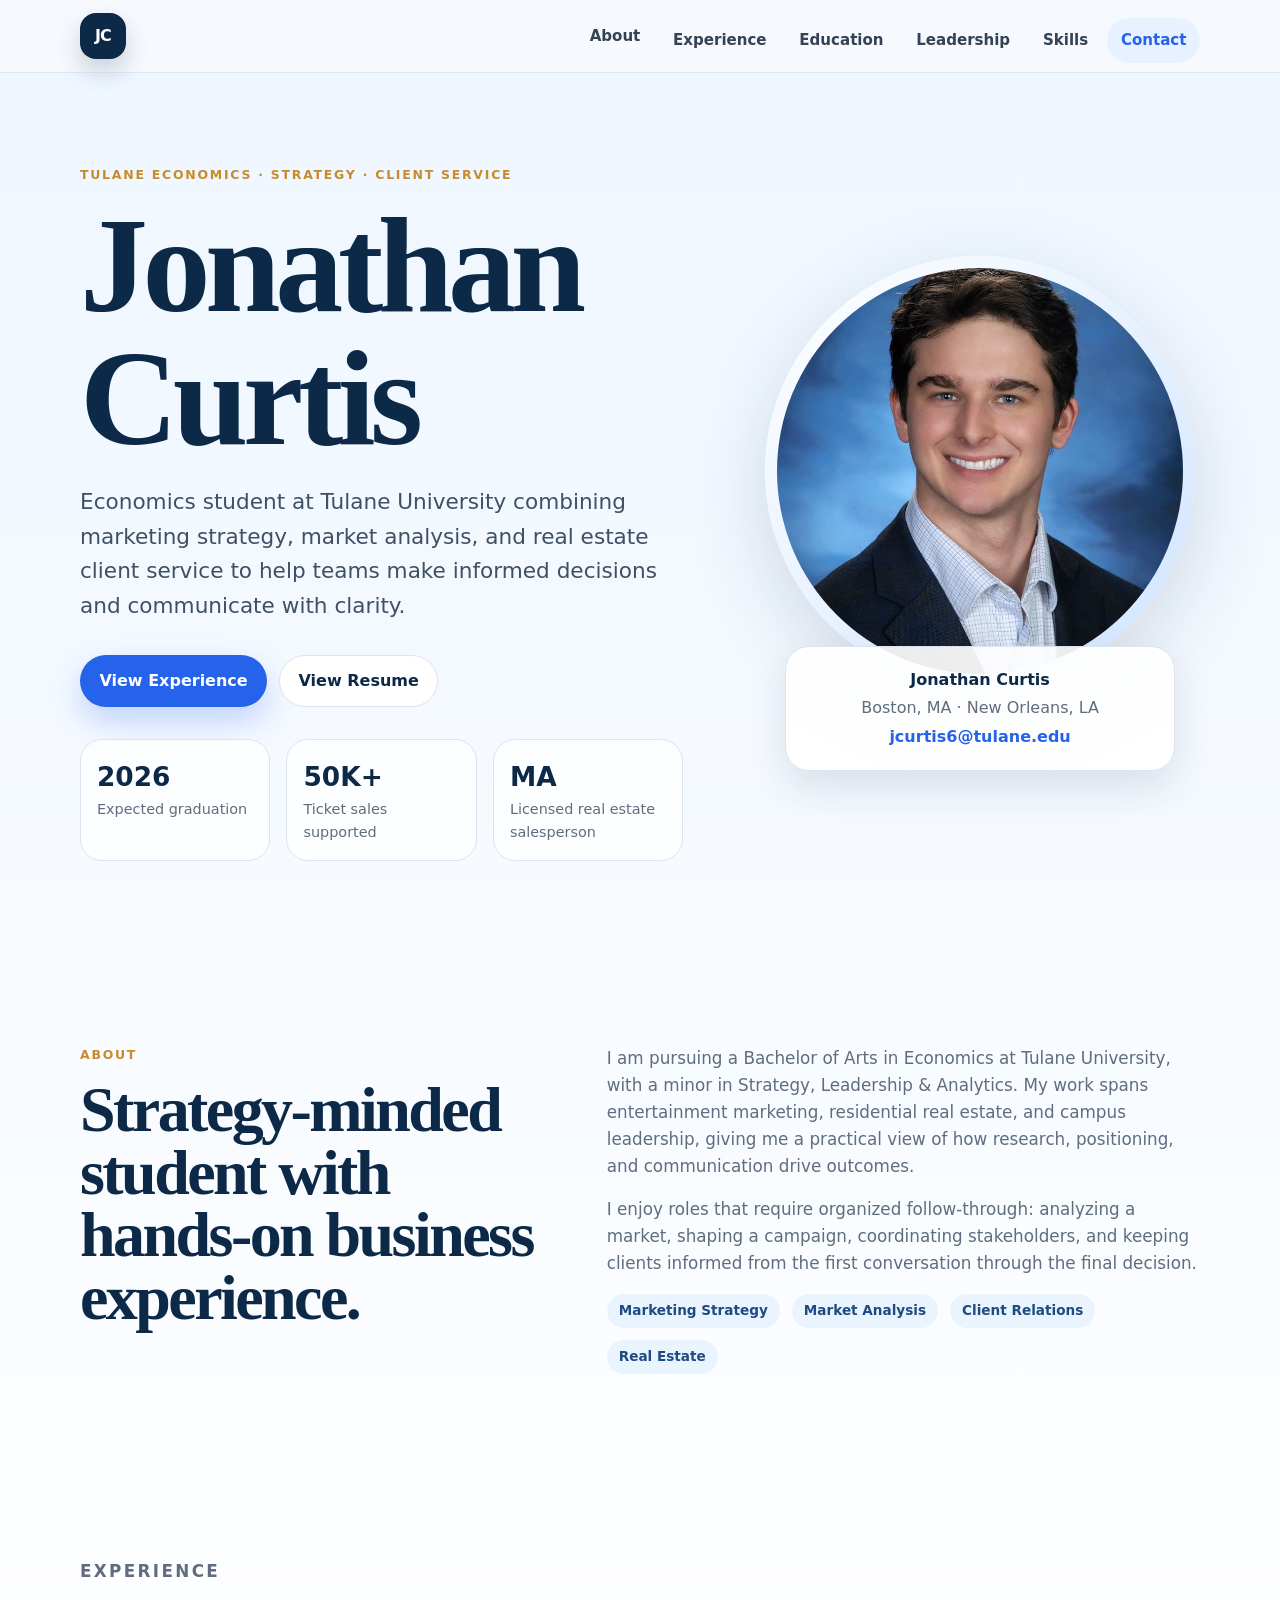
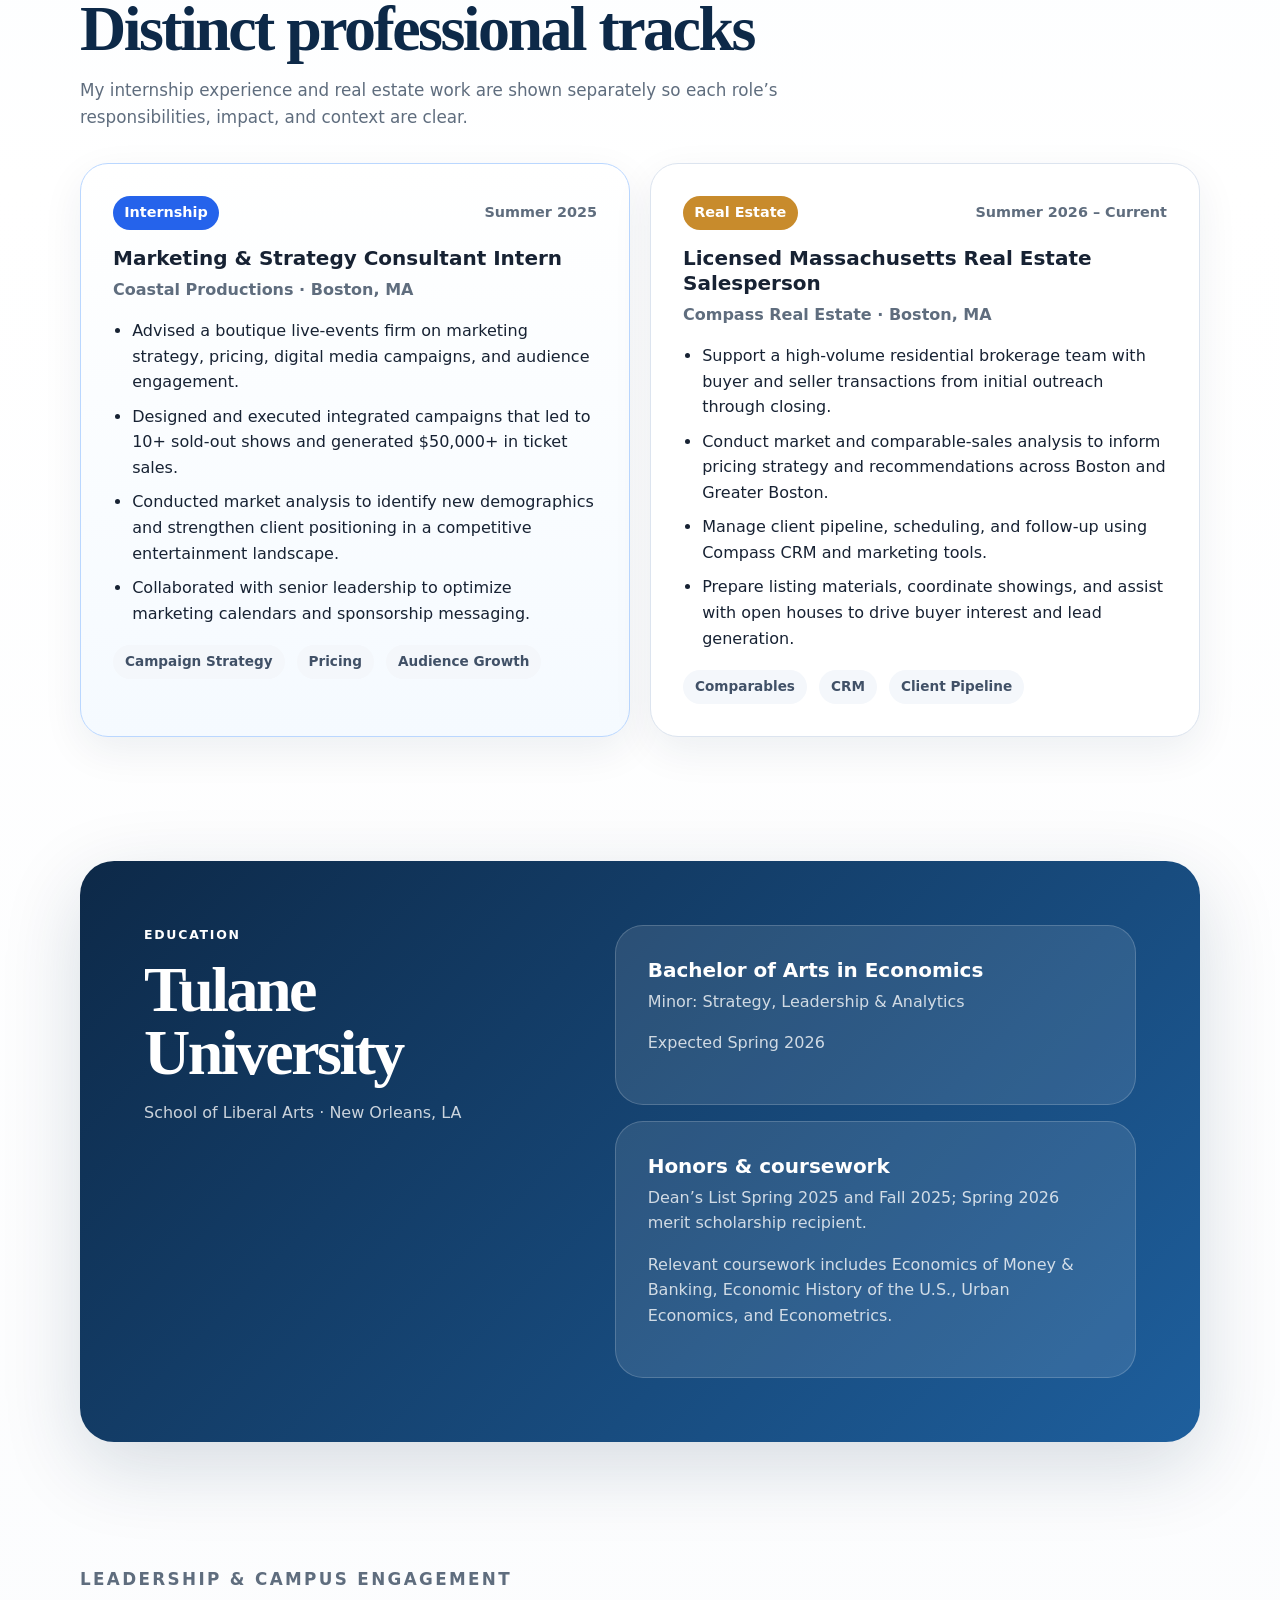
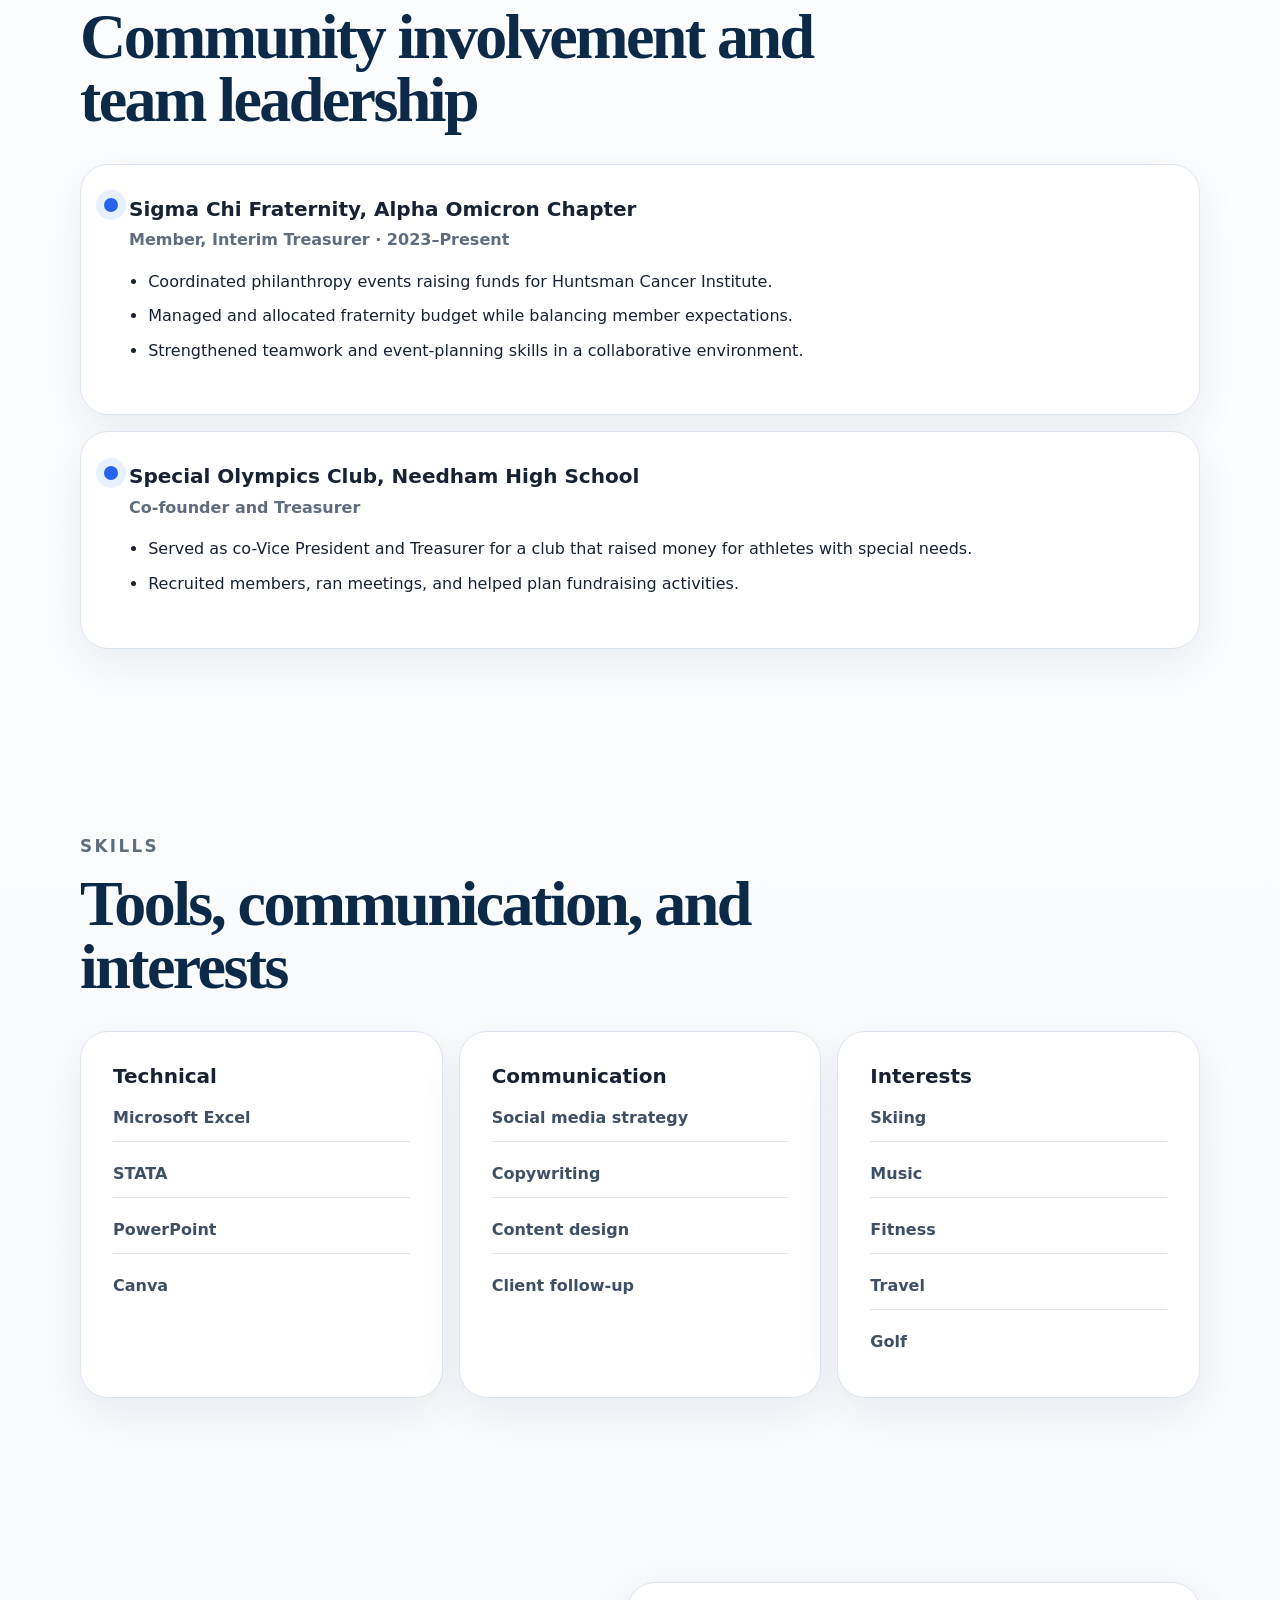
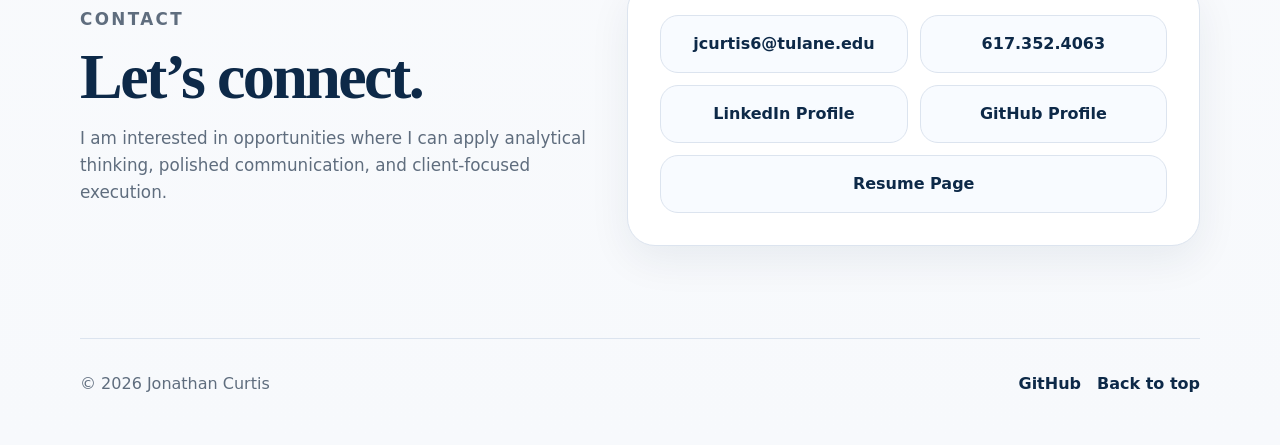
<file: index.html>
<!DOCTYPE html>
<html lang="en">
  <head>
    <meta charset="UTF-8" />
    <meta name="viewport" content="width=device-width, initial-scale=1.0" />
    <meta
      name="description"
      content="Jonathan Curtis portfolio: Economics student at Tulane University focused on marketing strategy, real estate, leadership, and client-facing analysis."
    />
    <title>Jonathan Curtis | Economics & Strategy Portfolio</title>
    <link rel="icon" type="image/svg+xml" href="favicon.svg" />
    <link rel="stylesheet" href="styles.css" />
  </head>
  <body>
    <a class="skip-link" href="#main">Skip to content</a>

    <header class="site-header" aria-label="Primary navigation">
      <nav class="nav">
        <a class="brand" href="#top" aria-label="Jonathan Curtis home">JC</a>
        <button class="nav-toggle" aria-expanded="false" aria-controls="nav-menu">
          <span class="sr-only">Toggle navigation</span>
          <span></span><span></span><span></span>
        </button>
        <ul id="nav-menu" class="nav-menu">
          <li><a href="#about">About</a></li>
          <li><a href="#experience">Experience</a></li>
          <li><a href="#education">Education</a></li>
          <li><a href="#leadership">Leadership</a></li>
          <li><a href="#skills">Skills</a></li>
          <li><a href="#contact">Contact</a></li>
        </ul>
      </nav>
    </header>

    <main id="main">
      <section id="top" class="hero section-shell">
        <div class="hero-copy">
          <p class="eyebrow">Tulane Economics · Strategy · Client Service</p>
          <h1>Jonathan Curtis</h1>
          <p class="hero-lede">
            Economics student at Tulane University combining marketing strategy,
            market analysis, and real estate client service to help teams make
            informed decisions and communicate with clarity.
          </p>
          <div class="hero-actions" aria-label="Primary actions">
            <a class="button primary" href="#experience">View Experience</a>
            <a class="button secondary" href="resume.html">View Resume</a>
          </div>
          <dl class="hero-stats" aria-label="Portfolio highlights">
            <div>
              <dt>2026</dt>
              <dd>Expected graduation</dd>
            </div>
            <div>
              <dt>50K+</dt>
              <dd>Ticket sales supported</dd>
            </div>
            <div>
              <dt>MA</dt>
              <dd>Licensed real estate salesperson</dd>
            </div>
          </dl>
        </div>
        <div class="hero-card" aria-label="Headshot and profile summary">
          <div class="portrait-frame">
            <img
              src="jonathan-curtis.jpg"
              alt="Jonathan Curtis headshot"
              width="800"
              height="1000"
              loading="lazy"
              decoding="async"
            />
          </div>
          <div class="profile-card">
            <p class="profile-name">Jonathan Curtis</p>
            <p>Boston, MA · New Orleans, LA</p>
            <a href="mailto:jcurtis6@tulane.edu">jcurtis6@tulane.edu</a>
          </div>
        </div>
      </section>

      <section id="about" class="section-shell split-section">
        <div>
          <p class="section-kicker">About</p>
          <h2>Strategy-minded student with hands-on business experience.</h2>
        </div>
        <div class="section-content">
          <p>
            I am pursuing a Bachelor of Arts in Economics at Tulane University,
            with a minor in Strategy, Leadership &amp; Analytics. My work spans
            entertainment marketing, residential real estate, and campus
            leadership, giving me a practical view of how research, positioning,
            and communication drive outcomes.
          </p>
          <p>
            I enjoy roles that require organized follow-through: analyzing a
            market, shaping a campaign, coordinating stakeholders, and keeping
            clients informed from the first conversation through the final
            decision.
          </p>
          <div class="tag-row" aria-label="Professional interests">
            <span>Marketing Strategy</span>
            <span>Market Analysis</span>
            <span>Client Relations</span>
            <span>Real Estate</span>
          </div>
        </div>
      </section>

      <section id="experience" class="section-shell">
        <div class="section-heading">
          <p class="section-kicker">Experience</p>
          <h2>Distinct professional tracks</h2>
          <p>
            My internship experience and real estate work are shown separately so
            each role’s responsibilities, impact, and context are clear.
          </p>
        </div>

        <div class="experience-grid">
          <article class="experience-card featured">
            <div class="card-topline">
              <span class="pill">Internship</span>
              <span>Summer 2025</span>
            </div>
            <h3>Marketing &amp; Strategy Consultant Intern</h3>
            <p class="org">Coastal Productions · Boston, MA</p>
            <ul>
              <li>
                Advised a boutique live-events firm on marketing strategy,
                pricing, digital media campaigns, and audience engagement.
              </li>
              <li>
                Designed and executed integrated campaigns that led to 10+
                sold-out shows and generated $50,000+ in ticket sales.
              </li>
              <li>
                Conducted market analysis to identify new demographics and
                strengthen client positioning in a competitive entertainment
                landscape.
              </li>
              <li>
                Collaborated with senior leadership to optimize marketing
                calendars and sponsorship messaging.
              </li>
            </ul>
            <div class="tag-row compact">
              <span>Campaign Strategy</span>
              <span>Pricing</span>
              <span>Audience Growth</span>
            </div>
          </article>

          <article class="experience-card">
            <div class="card-topline">
              <span class="pill alt">Real Estate</span>
              <span>Summer 2026 – Current</span>
            </div>
            <h3>Licensed Massachusetts Real Estate Salesperson</h3>
            <p class="org">Compass Real Estate · Boston, MA</p>
            <ul>
              <li>
                Support a high-volume residential brokerage team with buyer and
                seller transactions from initial outreach through closing.
              </li>
              <li>
                Conduct market and comparable-sales analysis to inform pricing
                strategy and recommendations across Boston and Greater Boston.
              </li>
              <li>
                Manage client pipeline, scheduling, and follow-up using Compass
                CRM and marketing tools.
              </li>
              <li>
                Prepare listing materials, coordinate showings, and assist with
                open houses to drive buyer interest and lead generation.
              </li>
            </ul>
            <div class="tag-row compact">
              <span>Comparables</span>
              <span>CRM</span>
              <span>Client Pipeline</span>
            </div>
          </article>
        </div>
      </section>

      <section id="education" class="section-shell split-section light-panel">
        <div>
          <p class="section-kicker">Education</p>
          <h2>Tulane University</h2>
          <p class="subhead">School of Liberal Arts · New Orleans, LA</p>
        </div>
        <div class="education-details">
          <div class="detail-card">
            <h3>Bachelor of Arts in Economics</h3>
            <p>Minor: Strategy, Leadership &amp; Analytics</p>
            <p>Expected Spring 2026</p>
          </div>
          <div class="detail-card">
            <h3>Honors &amp; coursework</h3>
            <p>
              Dean’s List Spring 2025 and Fall 2025; Spring 2026 merit
              scholarship recipient.
            </p>
            <p>
              Relevant coursework includes Economics of Money &amp; Banking,
              Economic History of the U.S., Urban Economics, and Econometrics.
            </p>
          </div>
        </div>
      </section>

      <section id="leadership" class="section-shell">
        <div class="section-heading">
          <p class="section-kicker">Leadership &amp; Campus Engagement</p>
          <h2>Community involvement and team leadership</h2>
        </div>
        <div class="timeline">
          <article>
            <span class="timeline-dot" aria-hidden="true"></span>
            <h3>Sigma Chi Fraternity, Alpha Omicron Chapter</h3>
            <p class="org">Member, Interim Treasurer · 2023–Present</p>
            <ul>
              <li>
                Coordinated philanthropy events raising funds for Huntsman
                Cancer Institute.
              </li>
              <li>
                Managed and allocated fraternity budget while balancing member
                expectations.
              </li>
              <li>
                Strengthened teamwork and event-planning skills in a
                collaborative environment.
              </li>
            </ul>
          </article>
          <article>
            <span class="timeline-dot" aria-hidden="true"></span>
            <h3>Special Olympics Club, Needham High School</h3>
            <p class="org">Co-founder and Treasurer</p>
            <ul>
              <li>
                Served as co-Vice President and Treasurer for a club that raised
                money for athletes with special needs.
              </li>
              <li>
                Recruited members, ran meetings, and helped plan fundraising
                activities.
              </li>
            </ul>
          </article>
        </div>
      </section>

      <section id="skills" class="section-shell skills-section">
        <div class="section-heading">
          <p class="section-kicker">Skills</p>
          <h2>Tools, communication, and interests</h2>
        </div>
        <div class="skills-grid">
          <article>
            <h3>Technical</h3>
            <ul>
              <li>Microsoft Excel</li>
              <li>STATA</li>
              <li>PowerPoint</li>
              <li>Canva</li>
            </ul>
          </article>
          <article>
            <h3>Communication</h3>
            <ul>
              <li>Social media strategy</li>
              <li>Copywriting</li>
              <li>Content design</li>
              <li>Client follow-up</li>
            </ul>
          </article>
          <article>
            <h3>Interests</h3>
            <ul>
              <li>Skiing</li>
              <li>Music</li>
              <li>Fitness</li>
              <li>Travel</li>
              <li>Golf</li>
            </ul>
          </article>
        </div>
      </section>

      <section id="contact" class="section-shell contact-section">
        <div>
          <p class="section-kicker">Contact</p>
          <h2>Let’s connect.</h2>
          <p>
            I am interested in opportunities where I can apply analytical
            thinking, polished communication, and client-focused execution.
          </p>
        </div>
        <div class="contact-card">
          <a href="mailto:jcurtis6@tulane.edu">jcurtis6@tulane.edu</a>
          <a href="tel:+16173524063">617.352.4063</a>
          <a href="https://www.linkedin.com/in/jonathan-curtis-a02a61255/" rel="noopener">LinkedIn Profile</a>
          <a href="https://github.com/jonathanmcurtis-crypto" target="_blank" rel="noopener" aria-label="GitHub profile">GitHub Profile</a>
          <a href="resume.html">Resume Page</a>
        </div>
      </section>
    </main>

    <footer class="site-footer">
      <p>© 2026 Jonathan Curtis</p>
      <div class="footer-links">
        <a href="https://github.com/jonathanmcurtis-crypto" target="_blank" rel="noopener" aria-label="GitHub profile">GitHub</a>
        <a href="#top">Back to top</a>
      </div>
    </footer>

    <script src="script.js"></script>
  </body>
</html>
</file>
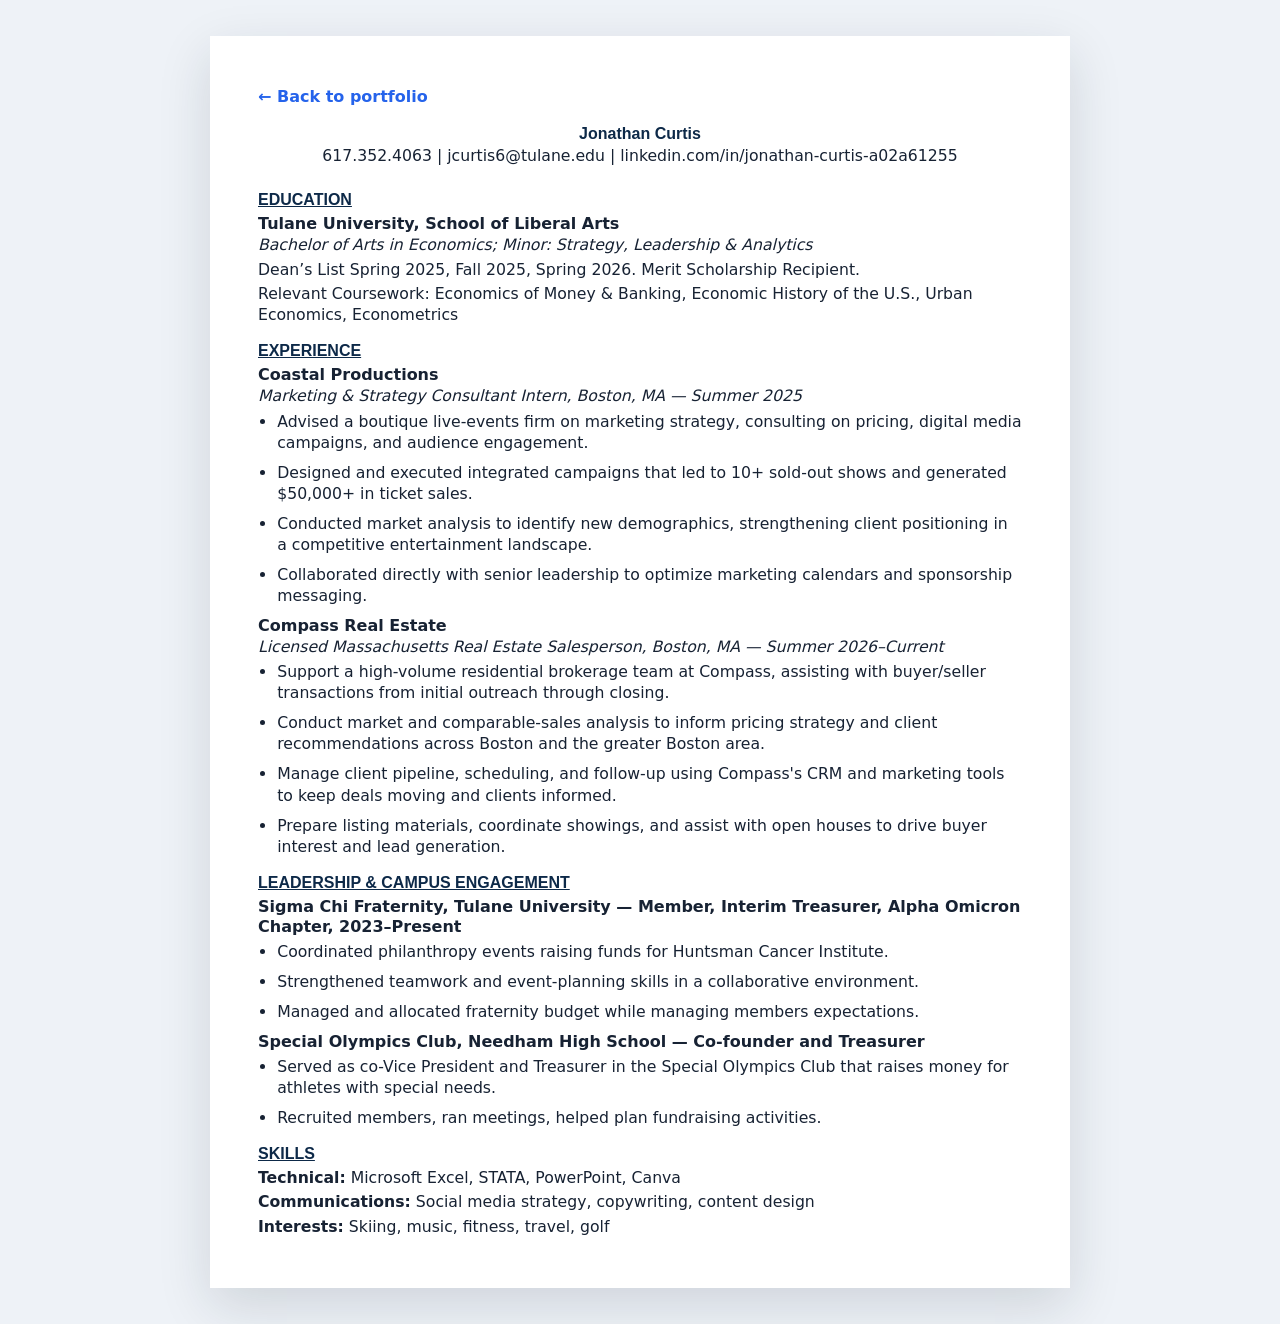
<file: resume.html>
<!DOCTYPE html>
<html lang="en">
  <head>
    <meta charset="UTF-8" />
    <meta name="viewport" content="width=device-width, initial-scale=1.0" />
    <title>Jonathan Curtis Resume</title>
    <link rel="icon" type="image/svg+xml" href="favicon.svg" />
    <link rel="stylesheet" href="styles.css" />
  </head>
  <body class="resume-page">
    <main class="resume-sheet">
      <a class="back-home" href="index.html">← Back to portfolio</a>
      <header>
        <h1>Jonathan Curtis</h1>
        <p>
          617.352.4063 | <a href="mailto:jcurtis6@tulane.edu">jcurtis6@tulane.edu</a> |
          <a href="https://www.linkedin.com/in/jonathan-curtis-a02a61255/">linkedin.com/in/jonathan-curtis-a02a61255</a>
        </p>
      </header>

      <section>
        <h2>EDUCATION</h2>
        <h3>Tulane University, School of Liberal Arts</h3>
        <p><em>Bachelor of Arts in Economics; Minor: Strategy, Leadership &amp; Analytics</em></p>
        <p>Dean’s List Spring 2025, Fall 2025, Spring 2026. Merit Scholarship Recipient.</p>
        <p>Relevant Coursework: Economics of Money &amp; Banking, Economic History of the U.S., Urban Economics, Econometrics</p>
      </section>

      <section>
        <h2>EXPERIENCE</h2>
        <h3>Coastal Productions</h3>
        <p><em>Marketing &amp; Strategy Consultant Intern, Boston, MA — Summer 2025</em></p>
        <ul>
          <li>Advised a boutique live-events firm on marketing strategy, consulting on pricing, digital media campaigns, and audience engagement.</li>
          <li>Designed and executed integrated campaigns that led to 10+ sold-out shows and generated $50,000+ in ticket sales.</li>
          <li>Conducted market analysis to identify new demographics, strengthening client positioning in a competitive entertainment landscape.</li>
          <li>Collaborated directly with senior leadership to optimize marketing calendars and sponsorship messaging.</li>
        </ul>

        <h3>Compass Real Estate</h3>
        <p><em>Licensed Massachusetts Real Estate Salesperson, Boston, MA — Summer 2026–Current</em></p>
        <ul>
          <li>Support a high-volume residential brokerage team at Compass, assisting with buyer/seller transactions from initial outreach through closing.</li>
          <li>Conduct market and comparable-sales analysis to inform pricing strategy and client recommendations across Boston and the greater Boston area.</li>
          <li>Manage client pipeline, scheduling, and follow-up using Compass's CRM and marketing tools to keep deals moving and clients informed.</li>
          <li>Prepare listing materials, coordinate showings, and assist with open houses to drive buyer interest and lead generation.</li>
        </ul>
      </section>

      <section>
        <h2>LEADERSHIP &amp; CAMPUS ENGAGEMENT</h2>
        <h3>Sigma Chi Fraternity, Tulane University — Member, Interim Treasurer, Alpha Omicron Chapter, 2023–Present</h3>
        <ul>
          <li>Coordinated philanthropy events raising funds for Huntsman Cancer Institute.</li>
          <li>Strengthened teamwork and event-planning skills in a collaborative environment.</li>
          <li>Managed and allocated fraternity budget while managing members expectations.</li>
        </ul>
        <h3>Special Olympics Club, Needham High School — Co-founder and Treasurer</h3>
        <ul>
          <li>Served as co-Vice President and Treasurer in the Special Olympics Club that raises money for athletes with special needs.</li>
          <li>Recruited members, ran meetings, helped plan fundraising activities.</li>
        </ul>
      </section>

      <section>
        <h2>SKILLS</h2>
        <p><strong>Technical:</strong> Microsoft Excel, STATA, PowerPoint, Canva</p>
        <p><strong>Communications:</strong> Social media strategy, copywriting, content design</p>
        <p><strong>Interests:</strong> Skiing, music, fitness, travel, golf</p>
      </section>
    </main>
  </body>
</html>
</file>
<file: styles.css>
:root {
  --ink: #172233;
  --muted: #5f6d7e;
  --line: #dce4ef;
  --paper: #f8fbff;
  --white: #ffffff;
  --navy: #0d2948;
  --blue: #2563eb;
  --sky: #eaf4ff;
  --gold: #c88b2c;
  --shadow: 0 24px 80px rgba(13, 41, 72, 0.16);
  --radius: 28px;
}

* { box-sizing: border-box; }
html { scroll-behavior: smooth; }
body {
  margin: 0;
  color: var(--ink);
  background: linear-gradient(180deg, #eef6ff 0%, #ffffff 34%, #f7f9fc 100%);
  font-family: Inter, system-ui, -apple-system, BlinkMacSystemFont, "Segoe UI", sans-serif;
  line-height: 1.6;
}
body.nav-open { overflow: hidden; }
a { color: inherit; text-decoration: none; }
a:hover { color: var(--blue); }
img { display: block; max-width: 100%; height: auto; }

.skip-link {
  position: absolute;
  left: 1rem;
  top: -4rem;
  z-index: 20;
  background: var(--navy);
  color: white;
  padding: .75rem 1rem;
  border-radius: 999px;
}
.skip-link:focus { top: 1rem; }
.sr-only {
  position: absolute;
  width: 1px;
  height: 1px;
  padding: 0;
  overflow: hidden;
  clip: rect(0, 0, 0, 0);
  white-space: nowrap;
  border: 0;
}

.site-header {
  position: sticky;
  top: 0;
  z-index: 10;
  backdrop-filter: blur(18px);
  background: rgba(248, 251, 255, 0.88);
  border-bottom: 1px solid rgba(220, 228, 239, .8);
}
.nav {
  width: min(1120px, calc(100% - 32px));
  margin: 0 auto;
  min-height: 72px;
  display: flex;
  align-items: center;
  justify-content: space-between;
  gap: 1rem;
}
.brand {
  display: grid;
  place-items: center;
  width: 46px;
  height: 46px;
  border-radius: 16px;
  background: var(--navy);
  color: white;
  font-weight: 800;
  letter-spacing: -.05em;
  box-shadow: 0 12px 24px rgba(13, 41, 72, .2);
}
.nav-menu {
  list-style: none;
  display: flex;
  align-items: center;
  gap: .35rem;
  margin: 0;
  padding: 0;
}
.nav-menu a {
  display: block;
  padding: .65rem .85rem;
  border-radius: 999px;
  color: #344255;
  font-weight: 700;
  font-size: .94rem;
}
.nav-menu a:hover, .nav-menu a.active {
  background: #e8f1ff;
  color: var(--blue);
}
.nav-toggle { display: none; }

.section-shell {
  width: min(1120px, calc(100% - 32px));
  margin: 0 auto;
  padding: 92px 0;
}
.hero {
  min-height: calc(100vh - 72px);
  display: grid;
  grid-template-columns: minmax(0, 1.07fr) minmax(300px, .78fr);
  align-items: center;
  gap: clamp(2rem, 6vw, 5rem);
}
.eyebrow, .section-kicker {
  margin: 0 0 .85rem;
  color: var(--gold);
  text-transform: uppercase;
  letter-spacing: .14em;
  font-weight: 800;
  font-size: .78rem;
}
h1, h2, h3, p { margin-top: 0; }
h1, h2 {
  font-family: "Playfair Display", Georgia, serif;
  line-height: .98;
  letter-spacing: -.04em;
}
h1 {
  font-size: clamp(4.2rem, 11vw, 8.5rem);
  margin-bottom: 1.25rem;
  color: var(--navy);
}
h2 {
  font-size: clamp(2.3rem, 5vw, 4.6rem);
  color: var(--navy);
  margin-bottom: 1rem;
}
h3 {
  font-size: 1.25rem;
  line-height: 1.25;
  margin-bottom: .35rem;
}
.hero-lede {
  font-size: clamp(1.08rem, 2vw, 1.35rem);
  color: #405064;
  max-width: 720px;
}
.hero-actions, .tag-row, .card-topline, .contact-card {
  display: flex;
  flex-wrap: wrap;
  gap: .75rem;
}
.hero-actions { margin: 2rem 0; }
.button {
  display: inline-flex;
  align-items: center;
  justify-content: center;
  min-height: 48px;
  padding: .75rem 1.15rem;
  border-radius: 999px;
  font-weight: 800;
  border: 1px solid transparent;
}
.button.primary {
  background: var(--blue);
  color: white;
  box-shadow: 0 14px 32px rgba(37, 99, 235, .26);
}
.button.secondary {
  background: white;
  color: var(--navy);
  border-color: var(--line);
}
.hero-stats {
  display: grid;
  grid-template-columns: repeat(3, minmax(0, 1fr));
  gap: 1rem;
  max-width: 680px;
  margin: 2rem 0 0;
}
.hero-stats div {
  background: rgba(255,255,255,.75);
  border: 1px solid var(--line);
  border-radius: 22px;
  padding: 1rem;
}
.hero-stats dt {
  font-weight: 900;
  font-size: 1.65rem;
  color: var(--navy);
}
.hero-stats dd { margin: 0; color: var(--muted); font-size: .9rem; }
.hero-card {
  display: grid;
  justify-items: center;
  gap: 1rem;
}
.portrait-frame {
  width: min(100%, 430px);
  aspect-ratio: 1;
  border-radius: 50%;
  padding: 12px;
  background: linear-gradient(135deg, white, #cfe4ff);
  box-shadow: var(--shadow);
}
.portrait-frame img {
  width: 100%;
  height: 100%;
  object-fit: cover;
  border-radius: 50%;
}
.profile-card {
  width: min(100%, 390px);
  margin-top: -3.5rem;
  padding: 1.25rem;
  border-radius: 24px;
  background: rgba(255,255,255,.92);
  border: 1px solid var(--line);
  box-shadow: 0 18px 42px rgba(13, 41, 72, .12);
  text-align: center;
}
.profile-name { font-weight: 900; color: var(--navy); margin-bottom: .15rem; }
.profile-card p:not(.profile-name) { margin-bottom: .25rem; color: var(--muted); }
.profile-card a { color: var(--blue); font-weight: 800; }

.split-section {
  display: grid;
  grid-template-columns: .78fr 1fr;
  gap: clamp(2rem, 5vw, 4rem);
  align-items: start;
}
.section-content p, .section-heading p, .contact-section p {
  color: var(--muted);
  font-size: 1.05rem;
}
.tag-row span {
  display: inline-flex;
  align-items: center;
  min-height: 34px;
  border-radius: 999px;
  padding: .35rem .75rem;
  background: var(--sky);
  color: #1d4b82;
  font-weight: 800;
  font-size: .85rem;
}
.tag-row.compact span { background: #f4f7fb; color: #415167; }
.section-heading {
  max-width: 760px;
  margin-bottom: 2rem;
}
.experience-grid {
  display: grid;
  grid-template-columns: repeat(2, minmax(0, 1fr));
  gap: 1.25rem;
}
.experience-card, .detail-card, .skills-grid article, .timeline article, .contact-card {
  background: white;
  border: 1px solid var(--line);
  border-radius: var(--radius);
  padding: clamp(1.25rem, 3vw, 2rem);
  box-shadow: 0 14px 42px rgba(13, 41, 72, .07);
}
.experience-card.featured { border-color: #bad7ff; background: linear-gradient(180deg, #ffffff, #f5faff); }
.card-topline {
  justify-content: space-between;
  align-items: center;
  margin-bottom: 1rem;
  color: var(--muted);
  font-size: .9rem;
  font-weight: 800;
}
.pill {
  color: white;
  background: var(--blue);
  border-radius: 999px;
  padding: .35rem .7rem;
}
.pill.alt { background: var(--gold); }
.org { color: var(--muted); font-weight: 800; margin-bottom: 1rem; }
ul { padding-left: 1.2rem; margin-bottom: 1.2rem; }
li + li { margin-top: .55rem; }
.light-panel {
  width: min(1120px, calc(100% - 32px));
  margin-top: 32px;
  margin-bottom: 32px;
  padding: clamp(2rem, 5vw, 4rem);
  background: linear-gradient(135deg, #0d2948, #1e5f9d);
  color: white;
  border-radius: 34px;
  box-shadow: var(--shadow);
}
.light-panel h2, .light-panel .section-kicker { color: white; }
.light-panel .subhead, .light-panel p { color: rgba(255,255,255,.78); }
.education-details {
  display: grid;
  gap: 1rem;
}
.detail-card {
  background: rgba(255,255,255,.1);
  border-color: rgba(255,255,255,.18);
  box-shadow: none;
}
.detail-card h3 { color: white; }
.timeline {
  position: relative;
  display: grid;
  gap: 1rem;
}
.timeline article { position: relative; padding-left: 3rem; }
.timeline-dot {
  position: absolute;
  left: 1.45rem;
  top: 2.1rem;
  width: 14px;
  height: 14px;
  border-radius: 50%;
  background: var(--blue);
  box-shadow: 0 0 0 8px #e7f0ff;
}
.skills-grid {
  display: grid;
  grid-template-columns: repeat(3, minmax(0, 1fr));
  gap: 1rem;
}
.skills-grid ul { list-style: none; padding: 0; margin: 0; }
.skills-grid li {
  padding: .65rem 0;
  border-bottom: 1px solid var(--line);
  font-weight: 700;
  color: #405064;
}
.skills-grid li:last-child { border-bottom: 0; }
.contact-section {
  display: grid;
  grid-template-columns: .9fr 1fr;
  align-items: center;
  gap: 2rem;
}
.contact-card a {
  flex: 1 1 220px;
  display: flex;
  align-items: center;
  justify-content: center;
  min-height: 58px;
  border: 1px solid var(--line);
  border-radius: 18px;
  color: var(--navy);
  font-weight: 900;
  background: #f8fbff;
}
.site-footer {
  width: min(1120px, calc(100% - 32px));
  margin: 0 auto;
  padding: 2rem 0 3rem;
  color: var(--muted);
  display: flex;
  justify-content: space-between;
  gap: 1rem;
  border-top: 1px solid var(--line);
}
.site-footer p { margin: 0; }
.site-footer a { font-weight: 900; color: var(--navy); }
.footer-links { display: flex; flex-wrap: wrap; gap: 1rem; align-items: center; }

.resume-page { background: #eef2f7; }
.resume-sheet {
  width: min(860px, calc(100% - 32px));
  margin: 36px auto;
  padding: clamp(1.5rem, 4vw, 3rem);
  background: white;
  box-shadow: 0 18px 50px rgba(20, 33, 51, .14);
}
.resume-sheet header { text-align: center; margin-bottom: 1.5rem; }
.resume-sheet h1 { font-family: Inter, sans-serif; font-size: 1rem; letter-spacing: 0; margin: 0 0 .25rem; }
.resume-sheet h2 {
  font-family: Inter, sans-serif;
  font-size: 1rem;
  letter-spacing: 0;
  line-height: 1.2;
  text-decoration: underline;
  margin: 1rem 0 .25rem;
}
.resume-sheet h3 { font-size: 1rem; margin: .3rem 0 0; }
.resume-sheet p, .resume-sheet li { font-size: .98rem; line-height: 1.35; margin-bottom: .2rem; }
.resume-sheet ul { margin-top: .25rem; margin-bottom: .6rem; }
.back-home { display: inline-flex; margin-bottom: 1rem; color: var(--blue); font-weight: 800; }

@media (max-width: 860px) {
  .nav-toggle {
    display: inline-grid;
    place-items: center;
    width: 46px;
    height: 46px;
    border: 1px solid var(--line);
    border-radius: 14px;
    background: white;
    gap: 4px;
  }
  .nav-toggle span:not(.sr-only) {
    width: 20px;
    height: 2px;
    background: var(--navy);
  }
  .nav-menu {
    position: fixed;
    inset: 72px 16px auto;
    display: none;
    flex-direction: column;
    align-items: stretch;
    padding: 1rem;
    background: white;
    border: 1px solid var(--line);
    border-radius: 22px;
    box-shadow: var(--shadow);
  }
  .nav-menu.open { display: flex; }
  .hero, .split-section, .experience-grid, .skills-grid, .contact-section {
    grid-template-columns: 1fr;
  }
  .hero { padding-top: 52px; text-align: center; }
  .hero-actions, .tag-row { justify-content: center; }
  .hero-stats { grid-template-columns: 1fr; }
  h1 { font-size: clamp(3.2rem, 16vw, 5.8rem); }
  .section-shell { padding: 68px 0; }
  .light-panel { padding: 2rem; }
  .site-footer { flex-direction: column; }
}
</file>
